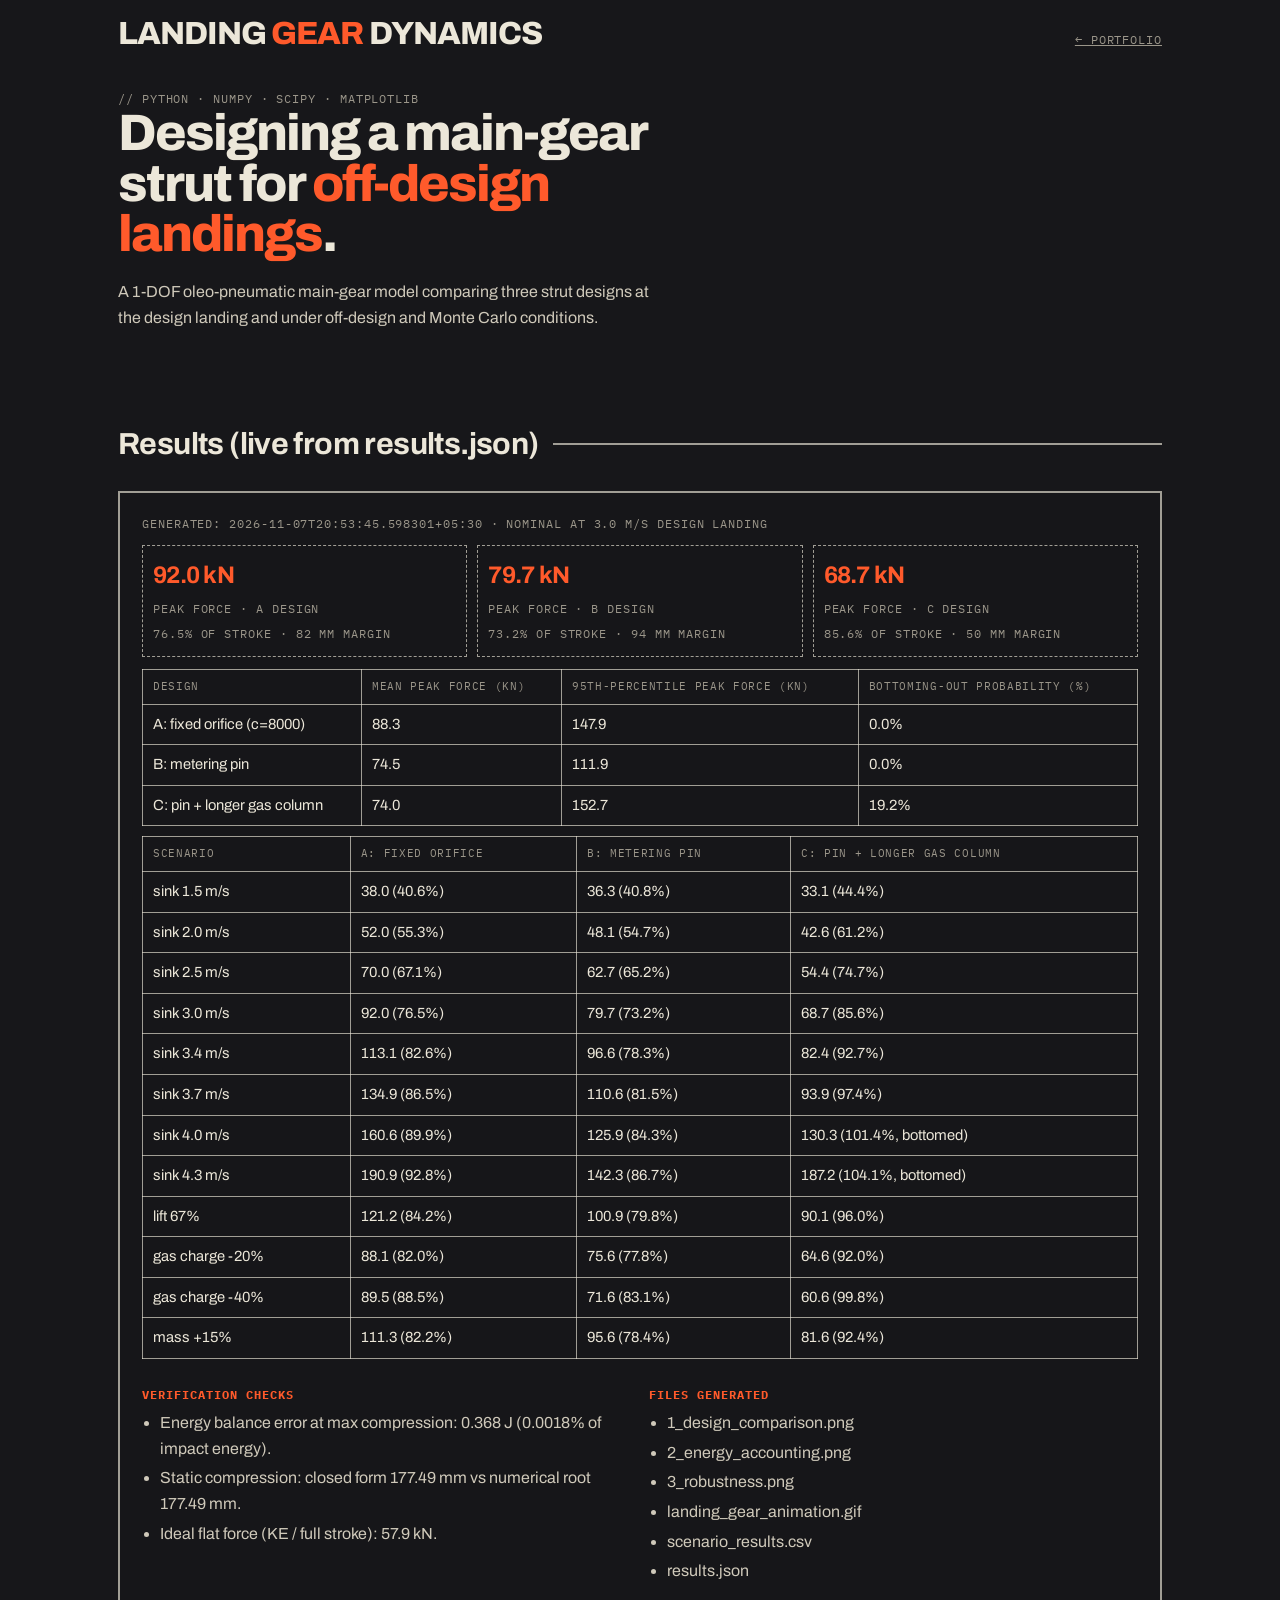
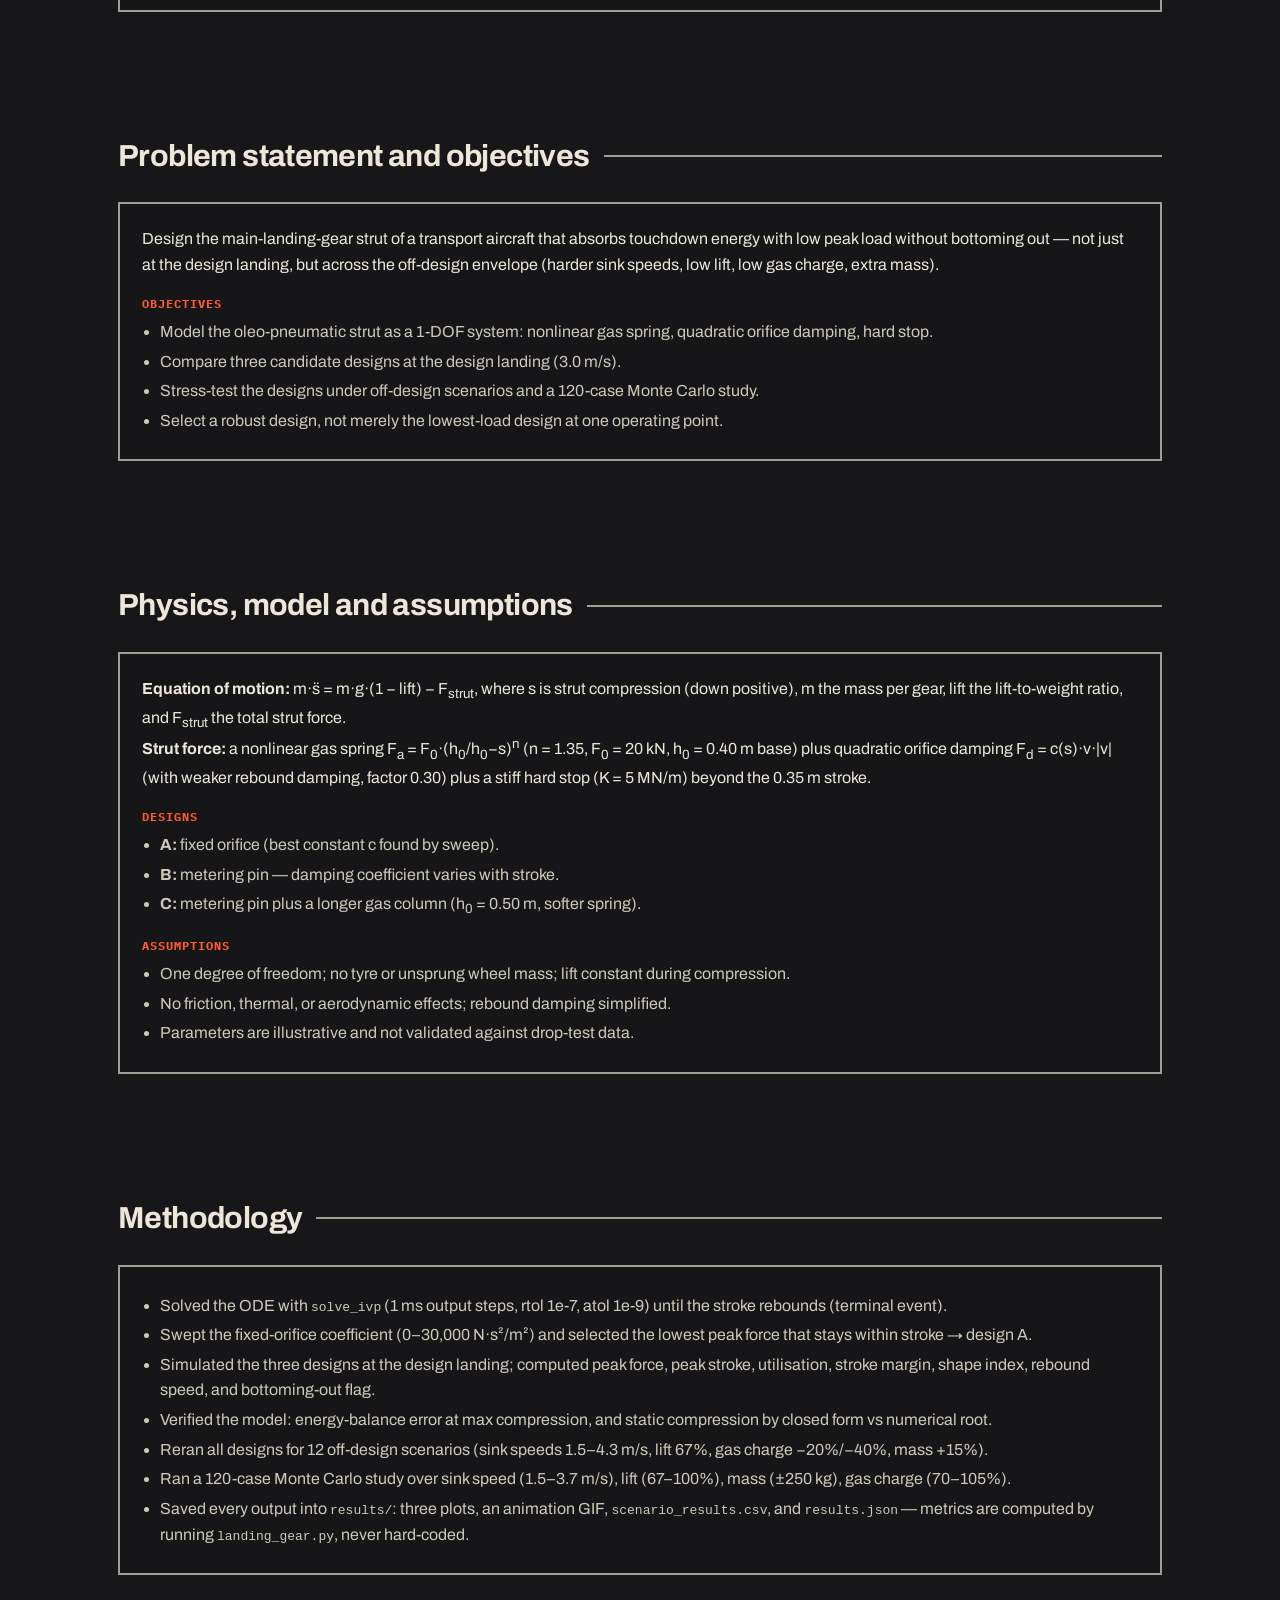
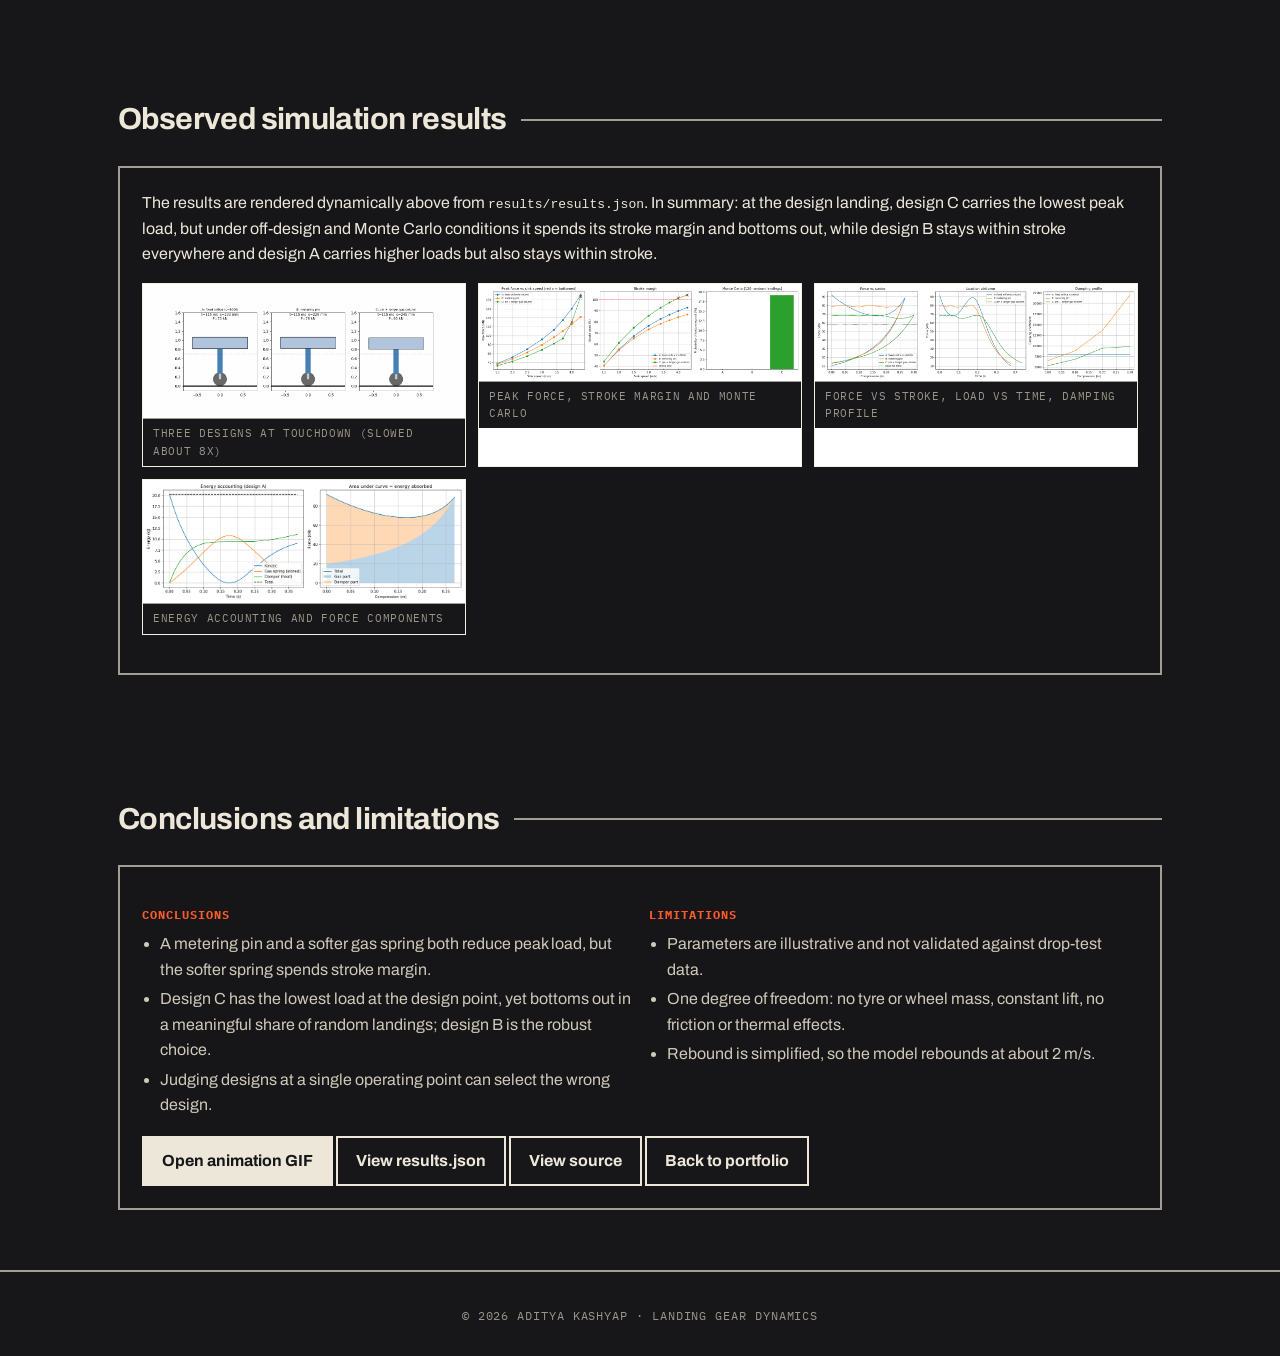
<file: projects/landing-gear-dynamics/index.html>
<!DOCTYPE html>
<html lang="en"><head>
<meta charset="utf-8"><meta name="viewport" content="width=device-width,initial-scale=1,viewport-fit=cover">
<title>Landing Gear Dynamics | Aditya Kashyap</title>
<link href="https://fonts.googleapis.com/css2?family=Archivo:wght@500;700;800&family=IBM+Plex+Mono:wght@400;500&display=swap" rel="stylesheet">
<link rel="stylesheet" href="../../assets/css/style.css">
</head><body>
<canvas id="bg"></canvas>
<div class="w">
 <header class="name"><b>LANDING <em>GEAR</em> DYNAMICS</b><a class="m" href="../../index.html">← Portfolio</a></header>
 <div class="hero" style="min-height:auto;padding:40px 0 10px">
  <span class="m">// Python · NumPy · SciPy · Matplotlib</span>
  <h1 style="font-size:clamp(1.9rem,5vw,3.2rem)">Designing a main-gear strut for <em>off-design landings</em>.</h1>
  <p class="lead">A 1-DOF oleo-pneumatic main-gear model comparing three strut designs at the design landing and under off-design and Monte Carlo conditions.</p>
 </div>

 <section><h2>Results (live from results.json)</h2>
  <div class="sec" style="background:rgba(23,23,26,.72)">
   <p class="m" id="gen">Loading results…</p>
   <div class="st" id="nominal"></div>
   <div class="tw"><table id="mc"><tr><th>Design</th><th>Mean peak force (kN)</th><th>95th-percentile peak force (kN)</th><th>Bottoming-out probability (%)</th></tr></table></div>
   <div class="tw"><table id="scen"><tr><th>Scenario</th><th>A: fixed orifice</th><th>B: metering pin</th><th>C: pin + longer gas column</th></tr></table></div>
   <div class="two"><div><h4>Verification checks</h4><ul class="cl" id="checks"></ul></div>
   <div><h4>Files generated</h4><ul class="cl" id="files"></ul></div></div>
  </div>
 </section>

 <section><h2>Problem statement and objectives</h2><div class="sec" style="background:rgba(23,23,26,.72)">
  <p>Design the main-landing-gear strut of a transport aircraft that absorbs touchdown energy with low peak load without bottoming out — not just at the design landing, but across the off-design envelope (harder sink speeds, low lift, low gas charge, extra mass).</p>
  <h4>Objectives</h4><ul class="cl">
   <li>Model the oleo-pneumatic strut as a 1-DOF system: nonlinear gas spring, quadratic orifice damping, hard stop.</li>
   <li>Compare three candidate designs at the design landing (3.0 m/s).</li>
   <li>Stress-test the designs under off-design scenarios and a 120-case Monte Carlo study.</li>
   <li>Select a robust design, not merely the lowest-load design at one operating point.</li>
  </ul></div></section>

 <section><h2>Physics, model and assumptions</h2><div class="sec" style="background:rgba(23,23,26,.72)">
  <p><b>Equation of motion:</b> m·s̈ = m·g·(1 − lift) − F<sub>strut</sub>, where s is strut compression (down positive), m the mass per gear, lift the lift-to-weight ratio, and F<sub>strut</sub> the total strut force.</p>
  <p><b>Strut force:</b> a nonlinear gas spring F<sub>a</sub> = F<sub>0</sub>·(h<sub>0</sub>/h<sub>0</sub>−s)<sup>n</sup> (n = 1.35, F<sub>0</sub> = 20 kN, h<sub>0</sub> = 0.40 m base) plus quadratic orifice damping F<sub>d</sub> = c(s)·v·|v| (with weaker rebound damping, factor 0.30) plus a stiff hard stop (K = 5 MN/m) beyond the 0.35 m stroke.</p>
  <h4>Designs</h4><ul class="cl">
   <li><b>A:</b> fixed orifice (best constant c found by sweep).</li>
   <li><b>B:</b> metering pin — damping coefficient varies with stroke.</li>
   <li><b>C:</b> metering pin plus a longer gas column (h<sub>0</sub> = 0.50 m, softer spring).</li>
  </ul>
  <h4>Assumptions</h4><ul class="cl">
   <li>One degree of freedom; no tyre or unsprung wheel mass; lift constant during compression.</li>
   <li>No friction, thermal, or aerodynamic effects; rebound damping simplified.</li>
   <li>Parameters are illustrative and not validated against drop-test data.</li>
  </ul></div></section>

 <section><h2>Methodology</h2><div class="sec" style="background:rgba(23,23,26,.72)"><ul class="cl">
  <li>Solved the ODE with <code>solve_ivp</code> (1 ms output steps, rtol 1e-7, atol 1e-9) until the stroke rebounds (terminal event).</li>
  <li>Swept the fixed-orifice coefficient (0–30,000 N·s²/m²) and selected the lowest peak force that stays within stroke → design A.</li>
  <li>Simulated the three designs at the design landing; computed peak force, peak stroke, utilisation, stroke margin, shape index, rebound speed, and bottoming-out flag.</li>
  <li>Verified the model: energy-balance error at max compression, and static compression by closed form vs numerical root.</li>
  <li>Reran all designs for 12 off-design scenarios (sink speeds 1.5–4.3 m/s, lift 67%, gas charge −20%/−40%, mass +15%).</li>
  <li>Ran a 120-case Monte Carlo study over sink speed (1.5–3.7 m/s), lift (67–100%), mass (±250 kg), gas charge (70–105%).</li>
  <li>Saved every output into <code>results/</code>: three plots, an animation GIF, <code>scenario_results.csv</code>, and <code>results.json</code> — metrics are computed by running <code>landing_gear.py</code>, never hard-coded.</li>
 </ul></div></section>

 <section><h2>Observed simulation results</h2><div class="sec" style="background:rgba(23,23,26,.72)">
  <p>The results are rendered dynamically above from <code>results/results.json</code>. In summary: at the design landing, design C carries the lowest peak load, but under off-design and Monte Carlo conditions it spends its stroke margin and bottoms out, while design B stays within stroke everywhere and design A carries higher loads but also stays within stroke.</p>
  <div class="media">
   <figure><img src="results/landing_gear_animation.gif" alt="Animation of three landing gear designs at touchdown"><figcaption>Three designs at touchdown (slowed about 8x)</figcaption></figure>
   <figure><img src="results/3_robustness.png" alt="Robustness study"><figcaption>Peak force, stroke margin and Monte Carlo</figcaption></figure>
   <figure><img src="results/1_design_comparison.png" alt="Design comparison"><figcaption>Force vs stroke, load vs time, damping profile</figcaption></figure>
   <figure><img src="results/2_energy_accounting.png" alt="Energy accounting"><figcaption>Energy accounting and force components</figcaption></figure>
  </div></div></section>

 <section><h2>Conclusions and limitations</h2><div class="sec" style="background:rgba(23,23,26,.72)"><div class="two">
  <div><h4>Conclusions</h4><ul class="cl"><li>A metering pin and a softer gas spring both reduce peak load, but the softer spring spends stroke margin.</li><li>Design C has the lowest load at the design point, yet bottoms out in a meaningful share of random landings; design B is the robust choice.</li><li>Judging designs at a single operating point can select the wrong design.</li></ul></div>
  <div><h4>Limitations</h4><ul class="cl"><li>Parameters are illustrative and not validated against drop-test data.</li><li>One degree of freedom: no tyre or wheel mass, constant lift, no friction or thermal effects.</li><li>Rebound is simplified, so the model rebounds at about 2 m/s.</li></ul></div></div>
  <div style="margin-top:14px"><a class="btn f" href="results/landing_gear_animation.gif">Open animation GIF</a> <a class="btn" href="results/results.json">View results.json</a> <a class="btn" href="landing_gear.py">View source</a> <a class="btn" href="../../index.html">Back to portfolio</a></div>
 </div></section>
</div>
<footer><span class="m">© <span id="y"></span> Aditya Kashyap · Landing Gear Dynamics</span></footer>
<script>
(function(){
  var names = ["A: fixed orifice (c=8000)", "B: metering pin", "C: pin + longer gas column"];
  function fill(json){
    var n = json.nominal, out = "", k;
    for (var i = 0; i < names.length; i++) {
      k = names[i]; var m = n[k];
      out += "<div><b>" + m.F_peak_kN.toFixed(1) + " kN</b><span class='m'>peak force · " + k.split(":")[0] + " design</span><br>" +
             "<span class='m'>" + m.utilisation_pct.toFixed(1) + "% of stroke · " + m.margin_mm.toFixed(0) + " mm margin</span></div>";
    }
    document.getElementById("nominal").innerHTML = out;
    var mc = "", t = document.getElementById("mc");
    for (var j = 0; j < names.length; j++) {
      k = names[j]; var s = json.monte_carlo[k];
      mc += "<tr><td>" + k + "</td><td>" + s.mean_kN.toFixed(1) + "</td><td>" + s.p95_kN.toFixed(1) + "</td><td>" + s.prob_bottom_pct.toFixed(1) + "%</td></tr>";
    }
    t.insertAdjacentHTML("beforeend", mc);
    var sc = "", labels = [], rows = json.scenarios;
    for (var a = 0; a < rows.length; a++) { if (labels.indexOf(rows[a].scenario) < 0) labels.push(rows[a].scenario); }
    for (var b = 0; b < labels.length; b++) {
      sc += "<tr><td>" + labels[b] + "</td>";
      for (var d = 0; d < names.length; d++) {
        var r = rows.filter(function(x){ return x.scenario === labels[b] && x.design === names[d]; })[0];
        sc += "<td>" + r.F_peak_kN.toFixed(1) + " (" + r.utilisation_pct.toFixed(1) + "%" + (r.bottomed ? ", bottomed)" : ")") + "</td>";
      }
      sc += "</tr>";
    }
    document.getElementById("scen").insertAdjacentHTML("beforeend", sc);
    var c = json.checks;
    document.getElementById("checks").innerHTML =
      "<li>Energy balance error at max compression: " + c.energy_error_J.toFixed(3) + " J (" + c.energy_error_pct.toFixed(4) + "% of impact energy).</li>" +
      "<li>Static compression: closed form " + c.static_closed_mm.toFixed(2) + " mm vs numerical root " + c.static_root_mm.toFixed(2) + " mm.</li>" +
      "<li>Ideal flat force (KE / full stroke): " + json.ideal_flat_force_kN.toFixed(1) + " kN.</li>";
    var f = "";
    for (var g = 0; g < json.files.length; g++) f += "<li>" + json.files[g] + "</li>";
    document.getElementById("files").innerHTML = f;
    document.getElementById("gen").textContent = "Generated: " + json.generated_at + " · nominal at 3.0 m/s design landing";
  }
  document.getElementById("y").textContent = new Date().getFullYear();
  fetch("results/results.json").then(function(r){ if (!r.ok) throw new Error("results.json not found — run landing_gear.py first"); return r.json(); }).then(fill).catch(function(e){
    document.getElementById("gen").textContent = "Could not load results/results.json (" + e.message + ").";
  });
})();
</script>
</body></html>
</file>
<file: assets/css/style.css>
:root{--p:#17171a;--ink:#ece7d9;--acc:#ff5a2b;--mut:#9b968a;--ln:rgba(236,231,217,.65)}
*{box-sizing:border-box;margin:0}
html{scroll-behavior:smooth}
body{font-family:Archivo,system-ui,sans-serif;background:var(--p);color:var(--ink);line-height:1.6;overflow-x:hidden}
#bg{position:fixed;inset:0;z-index:0}
.w{position:relative;z-index:1;max-width:1080px;margin:0 auto;padding:0 18px}
.m{font-family:'IBM Plex Mono',monospace;font-size:.72rem;letter-spacing:.08em;text-transform:uppercase;color:var(--mut)}
a{color:inherit}
.name{display:flex;align-items:baseline;justify-content:space-between;gap:12px;margin-top:18px}
.name b{font-size:clamp(1.4rem,3vw,2rem);letter-spacing:-.03em;font-weight:800;line-height:1}
.name b em{font-style:normal;color:var(--acc)}
.name .m{white-space:nowrap}
.hero{min-height:82vh;display:flex;flex-direction:column;justify-content:center}
h1{font-size:clamp(2.4rem,7.5vw,5.4rem);line-height:.98;letter-spacing:-.04em;font-weight:800;max-width:11em}
h1 em{font-style:normal;color:var(--acc)}
.lead{max-width:540px;margin:20px 0;color:#cfc9ba}
.row{display:flex;flex-wrap:wrap;gap:10px}
.btn{border:2px solid var(--ink);padding:10px 18px;font-weight:700;text-decoration:none;background:var(--p);transition:.2s;display:inline-block}
.btn.f{background:var(--ink);color:var(--p)}.btn:hover{background:var(--acc);border-color:var(--acc);color:#fff;transform:translate(-3px,-3px);box-shadow:3px 3px 0 var(--ink)}
section{padding:60px 0}
h2{font-size:1.9rem;letter-spacing:-.02em;display:flex;align-items:center;gap:14px;margin-bottom:22px}
h2::after{content:"";flex:1;border-top:2px solid var(--ln)}
.sec{background:rgba(23,23,26,.72);border:2px solid var(--ln);padding:22px}
.ab{display:grid;grid-template-columns:150px 1fr;gap:22px;align-items:start}
.av{width:150px;height:150px;border:2px solid var(--ink);object-fit:cover;display:grid;place-items:center;font-weight:800;font-size:2.4rem;background:#26262a}
.sheet{position:relative;background:rgba(23,23,26,.72);border:2px solid var(--ln);padding:22px 22px 22px 84px;margin-bottom:18px;transition:.25s}
.sheet:hover{transform:translate(-4px,-4px);box-shadow:5px 5px 0 var(--ink)}
.sheet .n{position:absolute;left:0;top:0;bottom:0;width:62px;border-right:1px solid var(--ln);display:grid;place-items:center;font-family:'IBM Plex Mono';font-size:1.5rem;font-weight:500;color:var(--acc)}
.sheet h3{font-size:1.25rem;line-height:1.25;margin:2px 0 6px}
.sheet p{color:#cfc9ba;margin:6px 0}
.st{display:grid;grid-template-columns:repeat(auto-fit,minmax(150px,1fr));gap:10px;margin:12px 0}
.st div{border:1px dashed var(--ln);padding:10px}.st b{display:block;font-size:1.5rem;color:var(--acc);letter-spacing:-.03em}
.sk{display:flex;flex-wrap:wrap;gap:8px}.sk span{border:1.5px solid var(--ink);padding:4px 12px;font-family:'IBM Plex Mono';font-size:.8rem;background:var(--p)}
.media{display:grid;gap:12px;grid-template-columns:repeat(auto-fit,minmax(260px,1fr));margin:16px 0}.media figure{border:1.5px solid var(--ln);background:#fff}.media img{width:100%;display:block}.media figcaption{background:var(--p);color:var(--mut);font-family:'IBM Plex Mono';font-size:.68rem;padding:6px 10px;border-top:1px solid var(--ln);text-transform:uppercase;letter-spacing:.06em}
.tw{overflow-x:auto;margin:10px 0}table{border-collapse:collapse;width:100%;min-width:560px;font-size:.92rem}th,td{border:1px solid var(--ln);padding:8px 10px;text-align:left}th{font-family:'IBM Plex Mono';font-size:.7rem;letter-spacing:.06em;text-transform:uppercase;color:var(--mut);font-weight:400}.good{color:#8be28b;font-weight:700}.bad{color:#ff7a6b;font-weight:700}
.two{display:grid;gap:18px;grid-template-columns:repeat(auto-fit,minmax(260px,1fr))}ul.cl{padding-left:18px;color:#cfc9ba}ul.cl li{margin:4px 0}h4{font-family:'IBM Plex Mono';font-size:.76rem;letter-spacing:.08em;text-transform:uppercase;color:var(--acc);margin:16px 0 6px}
footer{position:relative;z-index:1;text-align:center;padding:30px;border-top:2px solid var(--ln);background:var(--p)}
.r{opacity:0;transform:translateY(22px);transition:.7s}.r.in{opacity:1;transform:none}
@media(max-width:640px){.name{flex-direction:column;align-items:flex-start}.ab{grid-template-columns:1fr}.sheet{padding:22px 16px 16px 16px;padding-top:56px}.sheet .n{width:100%;height:42px;bottom:auto;border-right:0;border-bottom:1px solid var(--ln);justify-content:start;padding-left:16px}}
@media(prefers-reduced-motion:reduce){*{transition:none!important}.r{opacity:1;transform:none}}
</file>
